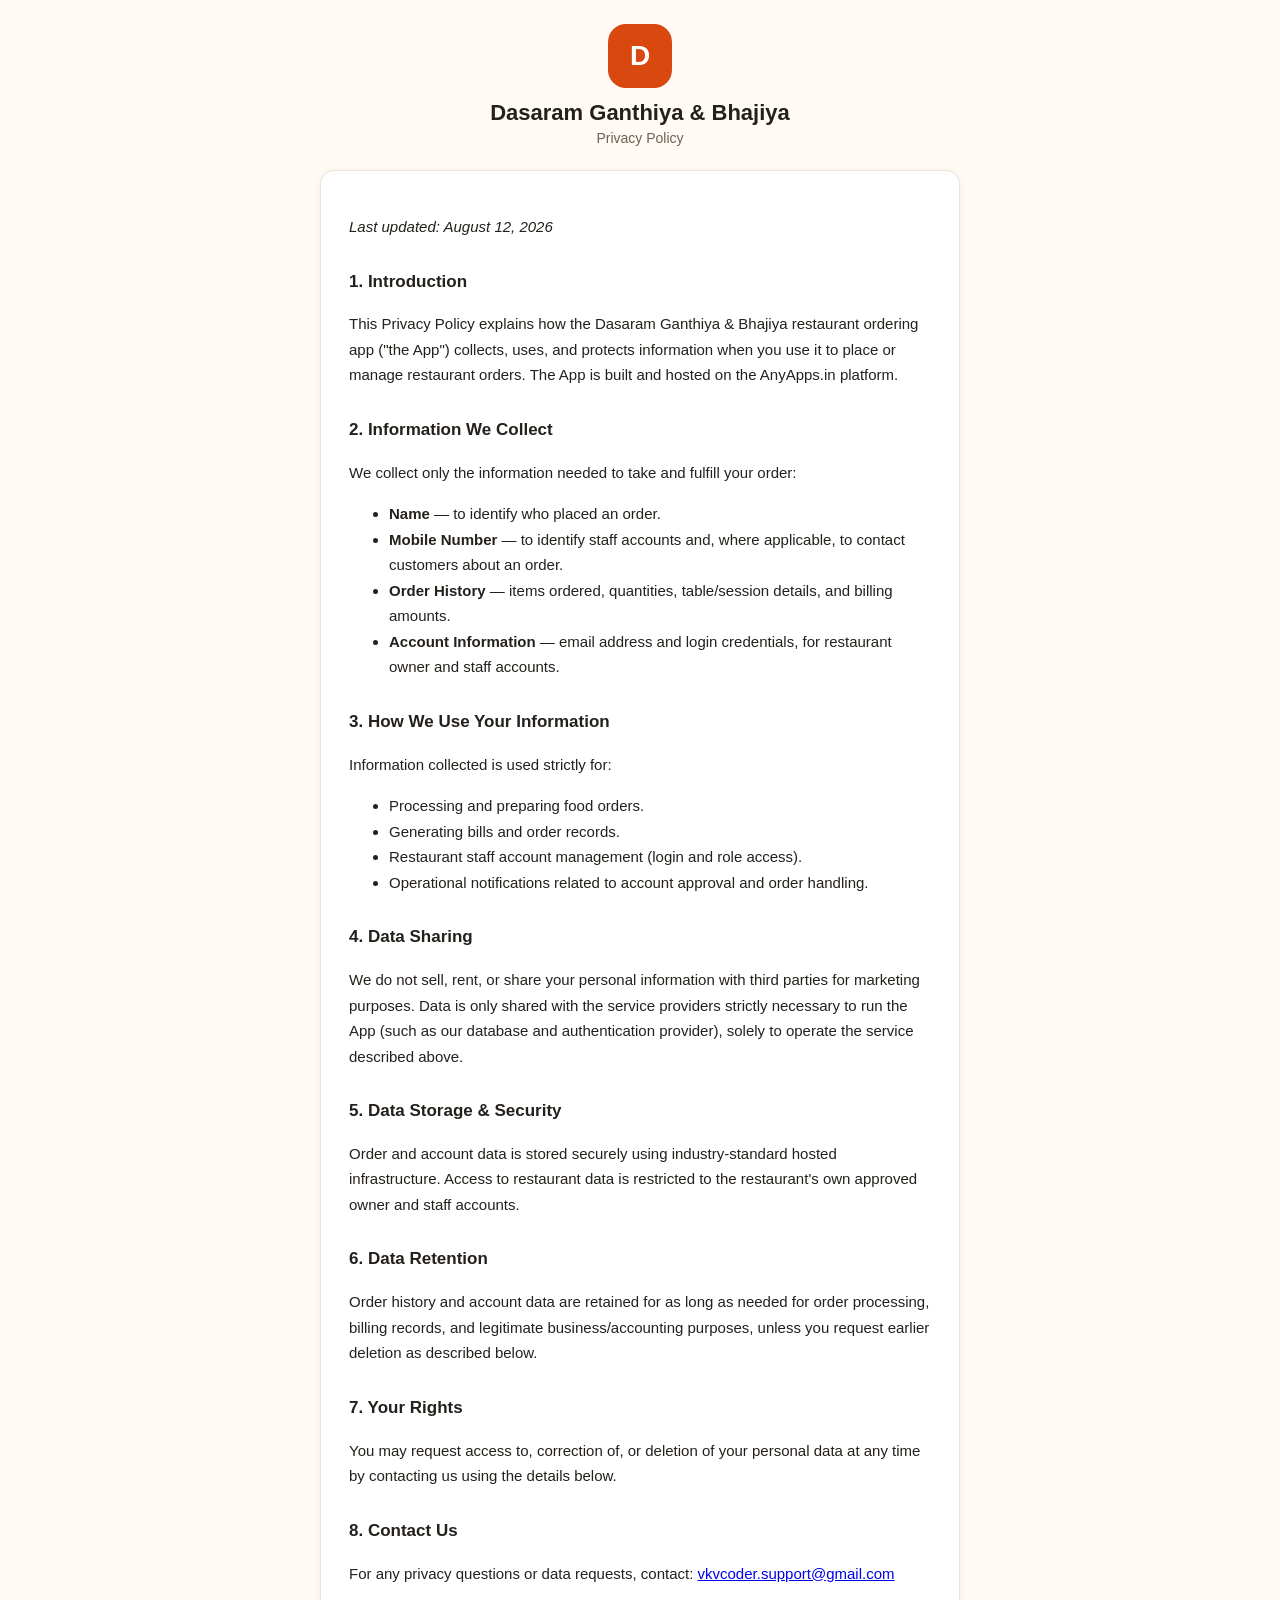
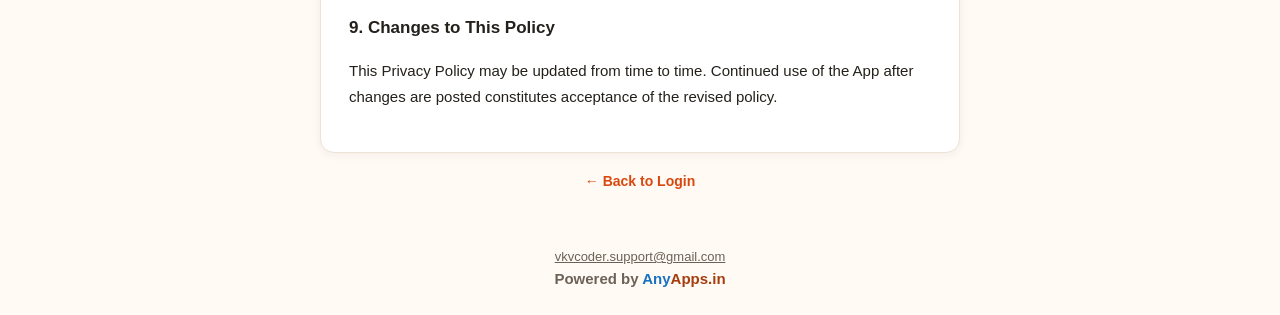
<file: privacy.html>
<!DOCTYPE html>
<html lang="en">
<head>
    <meta http-equiv="Content-Security-Policy" content="default-src 'self' https: data: blob:; script-src 'self' 'unsafe-inline' 'unsafe-eval' https:; style-src 'self' 'unsafe-inline' https:; img-src 'self' data: https: blob:; font-src 'self' data: https:; connect-src 'self' https: wss:; frame-ancestors 'none'; base-uri 'self'; object-src 'none';">
    <meta http-equiv="Referrer-Policy" content="strict-origin-when-cross-origin">

<meta charset="UTF-8">
<meta name="viewport" content="width=device-width, initial-scale=1, maximum-scale=1">
<title>Dasaram Ganthiya & Bhajiya - Privacy Policy</title>
<link rel="manifest" href="./manifest.json">
<link rel="icon" href="./icons/icon.svg" type="image/svg+xml">
<meta name="theme-color" content="#d9480f">
<link rel="stylesheet" href="./css/style.css">
</head>
<body>

<div class="page">

  <div class="brand-header">
    <div class="logo-mark">D</div>
    <h1>Dasaram Ganthiya & Bhajiya</h1>
    <p class="tagline">Privacy Policy</p>
  </div>

  <div class="policy-content">
    <p><em>Last updated: August 12, 2026</em></p>

    <h2>1. Introduction</h2>
    <p>This Privacy Policy explains how the Dasaram Ganthiya & Bhajiya restaurant ordering app ("the App") collects, uses, and protects information when you use it to place or manage restaurant orders. The App is built and hosted on the AnyApps.in platform.</p>

    <h2>2. Information We Collect</h2>
    <p>We collect only the information needed to take and fulfill your order:</p>
    <ul>
      <li><strong>Name</strong> &mdash; to identify who placed an order.</li>
      <li><strong>Mobile Number</strong> &mdash; to identify staff accounts and, where applicable, to contact customers about an order.</li>
      <li><strong>Order History</strong> &mdash; items ordered, quantities, table/session details, and billing amounts.</li>
      <li><strong>Account Information</strong> &mdash; email address and login credentials, for restaurant owner and staff accounts.</li>
    </ul>

    <h2>3. How We Use Your Information</h2>
    <p>Information collected is used strictly for:</p>
    <ul>
      <li>Processing and preparing food orders.</li>
      <li>Generating bills and order records.</li>
      <li>Restaurant staff account management (login and role access).</li>
      <li>Operational notifications related to account approval and order handling.</li>
    </ul>

    <h2>4. Data Sharing</h2>
    <p>We do not sell, rent, or share your personal information with third parties for marketing purposes. Data is only shared with the service providers strictly necessary to run the App (such as our database and authentication provider), solely to operate the service described above.</p>

    <h2>5. Data Storage &amp; Security</h2>
    <p>Order and account data is stored securely using industry-standard hosted infrastructure. Access to restaurant data is restricted to the restaurant's own approved owner and staff accounts.</p>

    <h2>6. Data Retention</h2>
    <p>Order history and account data are retained for as long as needed for order processing, billing records, and legitimate business/accounting purposes, unless you request earlier deletion as described below.</p>

    <h2>7. Your Rights</h2>
    <p>You may request access to, correction of, or deletion of your personal data at any time by contacting us using the details below.</p>

    <h2>8. Contact Us</h2>
    <p>For any privacy questions or data requests, contact: <a href="mailto:vkvcoder.support@gmail.com">vkvcoder.support@gmail.com</a></p>

    <h2>9. Changes to This Policy</h2>
    <p>This Privacy Policy may be updated from time to time. Continued use of the App after changes are posted constitutes acceptance of the revised policy.</p>
  </div>

  <div class="links" style="margin-top:20px;">
    <a href="index.html">&larr; Back to Login</a>
  </div>

</div>

<footer class="site-footer">
  <div><a href="mailto:vkvcoder.support@gmail.com">vkvcoder.support@gmail.com</a></div>
  <div class="powered-by">Powered by <span class="brand-any">Any</span><span class="brand-apps">Apps.in</span></div>
</footer>

</body>
</html>
</file>
<file: css/style.css>
:root {
  --brand: #d9480f;
  --brand-dark: #a53d0e;
  --brand-light: #fff4e8;
  --ink: #24201c;
  --muted: #6b6258;
  --border: #ece2d6;
  --bg: #fffaf4;
  --success: #2b8a3e;
  --success-bg: #ebfbee;
  --warn: #e8590c;
  --warn-bg: #fff4e6;
  --danger: #c92a2a;
  --danger-bg: #fff0f0;
  --brand-blue: #1971c2;
  --radius: 14px;
  --shadow: 0 2px 10px rgba(36, 32, 28, 0.06);
}

* { box-sizing: border-box; }

html, body {
  margin: 0;
  padding: 0;
  background: var(--bg);
  color: var(--ink);
  font-family: -apple-system, BlinkMacSystemFont, "Segoe UI", Roboto, Helvetica, Arial, sans-serif;
  -webkit-tap-highlight-color: transparent;
}

body {
  min-height: 100vh;
  display: flex;
  flex-direction: column;
}

.page {
  flex: 1;
  display: flex;
  flex-direction: column;
  align-items: center;
  padding: 24px 16px 40px;
  width: 100%;
}

.brand-header {
  width: 100%;
  max-width: 420px;
  text-align: center;
  margin-bottom: 24px;
}

.brand-header .logo-mark {
  width: 64px;
  height: 64px;
  margin: 0 auto 12px;
  border-radius: 18px;
  background: var(--brand);
  color: #fff;
  font-size: 28px;
  font-weight: 700;
  display: flex;
  align-items: center;
  justify-content: center;
}

.brand-header h1 {
  font-size: 22px;
  margin: 0 0 4px;
  color: var(--ink);
}

.brand-title {
  margin: 0 0 4px;
  line-height: 1.2;
}

.brand-title-main {
  display: block;
  font-family: Georgia, 'Times New Roman', serif;
  font-weight: 800;
  font-size: 27px;
  letter-spacing: 1.5px;
  color: #1d4d3a;
}

.brand-title-sub {
  display: block;
  font-size: 15px;
  font-weight: 600;
  color: #1d4d3a;
  margin-top: 2px;
}

.btn-tan {
  width: auto;
  padding: 10px 16px;
  min-height: auto;
  margin-bottom: 12px;
  background: #d9b382;
  color: #4a3418;
  font-weight: 700;
  border: 1px solid #c49a63;
}

.btn-tan:active {
  background: #c49a63;
}

.modal-overlay {
  position: fixed;
  inset: 0;
  background: rgba(36, 32, 28, 0.55);
  display: flex;
  align-items: center;
  justify-content: center;
  padding: 16px;
  z-index: 100;
}

.modal-card {
  width: 100%;
  max-width: 380px;
  margin: 0;
}

.top-total-bar {
  position: sticky;
  top: 0;
  width: 100%;
  max-width: 420px;
  background: var(--success);
  color: #fff;
  border-radius: var(--radius);
  padding: 10px 18px;
  text-align: center;
  font-size: 22px;
  font-weight: 800;
  box-shadow: 0 4px 16px rgba(0,0,0,0.12);
  margin-bottom: 14px;
  z-index: 20;
}

.brand-header p.tagline {
  margin: 0;
  color: var(--muted);
  font-size: 14px;
}

.card {
  width: 100%;
  max-width: 420px;
  background: #fff;
  border: 1px solid var(--border);
  border-radius: var(--radius);
  box-shadow: var(--shadow);
  padding: 24px;
}

.card h2 {
  margin: 0 0 18px;
  font-size: 18px;
  color: var(--ink);
}

label {
  display: block;
  font-size: 14px;
  font-weight: 600;
  margin: 16px 0 6px;
  color: var(--ink);
}

label:first-of-type { margin-top: 0; }

input[type="text"],
input[type="email"],
input[type="password"],
input[type="tel"],
select {
  width: 100%;
  padding: 14px;
  font-size: 16px;
  border: 1.5px solid var(--border);
  border-radius: 10px;
  background: #fff;
  color: var(--ink);
  font-family: inherit;
}

input:focus, select:focus {
  outline: none;
  border-color: var(--brand);
}

button, .btn {
  display: inline-flex;
  align-items: center;
  justify-content: center;
  width: 100%;
  padding: 15px 18px;
  font-size: 16px;
  font-weight: 700;
  border-radius: 10px;
  border: none;
  cursor: pointer;
  text-decoration: none;
  min-height: 50px;
  font-family: inherit;
}

.btn-primary {
  background: var(--brand);
  color: #fff;
  margin-top: 22px;
}

.btn-primary:active { background: var(--brand-dark); }

.btn-secondary {
  background: var(--brand-light);
  color: var(--brand-dark);
  margin-top: 12px;
}

.btn-outline {
  background: #fff;
  color: var(--ink);
  border: 1.5px solid var(--border);
  margin-top: 12px;
}

.btn-danger {
  background: var(--danger-bg);
  color: var(--danger);
}

button:disabled {
  opacity: 0.6;
  cursor: not-allowed;
}

.links {
  margin-top: 18px;
  text-align: center;
  font-size: 14px;
}

.links a {
  color: var(--brand);
  text-decoration: none;
  font-weight: 600;
}

.links a:hover { text-decoration: underline; }

.divider {
  border: none;
  border-top: 1px solid var(--border);
  margin: 18px 0;
}

.msg {
  border-radius: 10px;
  padding: 14px;
  font-size: 14px;
  margin-top: 16px;
  line-height: 1.5;
  display: none;
}

.msg.show { display: block; }

.msg-error { background: var(--danger-bg); color: var(--danger); }
.msg-success { background: var(--success-bg); color: var(--success); }
.msg-warn { background: var(--warn-bg); color: var(--warn); }
.msg-info { background: var(--brand-light); color: var(--brand-dark); }

footer.site-footer {
  width: 100%;
  text-align: center;
  padding: 20px 16px 28px;
  font-size: 13px;
  color: var(--muted);
}

/* Pinned to the bottom of the screen (order.html only) to mirror .top-total-bar's
   sticky-to-top behavior — see body.has-fixed-footer below for the space it reserves. */
footer.site-footer.footer-fixed {
  position: fixed;
  left: 0;
  right: 0;
  bottom: 0;
  background: var(--bg);
  border-top: 1px solid var(--border);
  padding: 6px 16px calc(6px + env(safe-area-inset-bottom, 0px));
  font-size: 11px;
  z-index: 25;
}

footer.site-footer.footer-fixed .powered-by {
  margin-top: 2px;
}

body.has-fixed-footer .page {
  padding-bottom: calc(90px + env(safe-area-inset-bottom, 0px));
}

body.has-fixed-footer .cart-bar {
  bottom: calc(50px + env(safe-area-inset-bottom, 0px));
}

footer.site-footer a {
  color: var(--muted);
  text-decoration: underline;
}

footer.site-footer .powered-by {
  margin-top: 6px;
  font-weight: 700;
  font-size: 15px;
}

footer.site-footer .powered-by .brand-any {
  color: var(--brand-blue);
}

footer.site-footer .powered-by .brand-apps {
  color: var(--brand-dark);
}

.hub-grid {
  width: 100%;
  max-width: 420px;
  display: grid;
  grid-template-columns: 1fr;
  gap: 14px;
}

.hub-tile {
  display: block;
  background: #fff;
  border: 1px solid var(--border);
  border-radius: var(--radius);
  padding: 20px;
  text-decoration: none;
  color: var(--ink);
  box-shadow: var(--shadow);
}

.hub-tile .hub-icon {
  font-size: 26px;
  margin-bottom: 6px;
  display: block;
}

.hub-tile h3 {
  margin: 0 0 4px;
  font-size: 16px;
}

.hub-tile p {
  margin: 0;
  font-size: 13px;
  color: var(--muted);
}

.hub-tile.disabled {
  opacity: 0.55;
}

.hub-tile .badge {
  display: inline-block;
  margin-top: 8px;
  font-size: 11px;
  font-weight: 700;
  text-transform: uppercase;
  letter-spacing: 0.03em;
  background: var(--brand-light);
  color: var(--brand-dark);
  padding: 3px 8px;
  border-radius: 999px;
}

.top-bar {
  width: 100%;
  max-width: 420px;
  display: flex;
  align-items: center;
  justify-content: space-between;
  margin-bottom: 18px;
}

.top-bar h1 {
  font-size: 18px;
  margin: 0;
}

.icon-btn {
  background: transparent;
  border: none;
  color: var(--muted);
  font-size: 14px;
  text-decoration: underline;
  width: auto;
  padding: 8px;
  min-height: auto;
}

.staff-list {
  width: 100%;
  max-width: 420px;
  margin-bottom: 20px;
}

.staff-row {
  background: #fff;
  border: 1px solid var(--border);
  border-radius: var(--radius);
  padding: 14px 16px;
  display: flex;
  align-items: center;
  justify-content: space-between;
  margin-bottom: 10px;
  box-shadow: var(--shadow);
}

.staff-row .info h4 {
  margin: 0 0 3px;
  font-size: 15px;
}

.staff-row .info p {
  margin: 0;
  font-size: 13px;
  color: var(--muted);
}

.staff-row .role-pill {
  display: inline-block;
  font-size: 11px;
  font-weight: 700;
  text-transform: uppercase;
  padding: 2px 8px;
  border-radius: 999px;
  background: var(--brand-light);
  color: var(--brand-dark);
  margin-top: 4px;
}

.toggle-switch {
  position: relative;
  display: inline-block;
  width: 46px;
  height: 26px;
  flex-shrink: 0;
}

.toggle-switch input { display: none; }

.toggle-slider {
  position: absolute;
  cursor: pointer;
  inset: 0;
  background: #d7cfc4;
  border-radius: 999px;
  transition: 0.2s;
}

.toggle-slider::before {
  content: "";
  position: absolute;
  width: 20px;
  height: 20px;
  left: 3px;
  top: 3px;
  background: #fff;
  border-radius: 50%;
  transition: 0.2s;
}

.toggle-switch input:checked + .toggle-slider {
  background: var(--success);
}

.toggle-switch input:checked + .toggle-slider::before {
  transform: translateX(20px);
}

.empty-state {
  text-align: center;
  color: var(--muted);
  font-size: 14px;
  padding: 20px 0;
}

.placeholder-page {
  text-align: center;
  max-width: 420px;
}

.placeholder-page .big-icon {
  font-size: 48px;
  margin-bottom: 12px;
}

.policy-content {
  max-width: 640px;
  width: 100%;
  background: #fff;
  border: 1px solid var(--border);
  border-radius: var(--radius);
  box-shadow: var(--shadow);
  padding: 28px;
  line-height: 1.7;
}

.policy-content h2 {
  margin-top: 28px;
  font-size: 17px;
}

.policy-content h2:first-child { margin-top: 0; }

.policy-content p, .policy-content li { color: var(--ink); font-size: 15px; }

.spinner {
  display: inline-block;
  width: 16px;
  height: 16px;
  border: 2px solid rgba(255,255,255,0.5);
  border-top-color: #fff;
  border-radius: 50%;
  animation: spin 0.7s linear infinite;
  margin-right: 8px;
  vertical-align: -2px;
}

@keyframes spin { to { transform: rotate(360deg); } }

@media (min-width: 480px) {
  .hub-grid { grid-template-columns: 1fr 1fr; }
}

.menu-item-row {
  background: #fff;
  border: 1px solid var(--border);
  border-radius: var(--radius);
  padding: 14px 16px;
  display: flex;
  align-items: center;
  justify-content: space-between;
  margin-bottom: 10px;
  box-shadow: var(--shadow);
}

.menu-item-row .info h4 {
  margin: 0 0 3px;
  font-size: 15px;
}

.menu-item-row .info p {
  margin: 0;
  font-size: 13px;
  color: var(--muted);
}

.menu-category-header {
  font-size: 15px;
  font-weight: 800;
  color: var(--brand-dark);
  margin: 18px 0 8px;
  padding-bottom: 6px;
  border-bottom: 2px solid var(--brand-light);
}

.menu-category-header:first-child {
  margin-top: 0;
}

.menu-grid {
  display: grid;
  grid-template-columns: 1fr 1fr;
  gap: 10px;
  margin-bottom: 4px;
}

.menu-card {
  background: #fff;
  border: 1px solid var(--border);
  border-radius: var(--radius);
  padding: 10px;
  box-shadow: var(--shadow);
  display: flex;
  flex-direction: column;
  gap: 8px;
}

.menu-card .info h4 {
  margin: 0;
  font-size: 13px;
  line-height: 1.3;
}

.menu-card .info p {
  margin: 3px 0 0;
  font-size: 12px;
  color: var(--muted);
}

.menu-card .qty-stepper {
  justify-content: center;
  gap: 6px;
}

.menu-card .qty-stepper button {
  width: 30px;
  height: 30px;
  min-height: 30px;
  font-size: 16px;
}

.qty-stepper {
  display: flex;
  align-items: center;
  gap: 10px;
  flex-shrink: 0;
}

.qty-stepper button {
  width: 36px;
  height: 36px;
  min-height: 36px;
  border-radius: 8px;
  font-size: 18px;
  font-weight: 700;
  background: var(--brand-light);
  color: var(--brand-dark);
  padding: 0;
}

.qty-stepper .qty-value {
  min-width: 20px;
  text-align: center;
  font-weight: 700;
  font-size: 15px;
}

.cart-bar {
  position: sticky;
  bottom: 0;
  width: 100%;
  max-width: 420px;
  background: var(--brand);
  color: #fff;
  border-radius: var(--radius);
  padding: 14px 18px;
  display: flex;
  align-items: center;
  justify-content: space-between;
  box-shadow: 0 -4px 16px rgba(0,0,0,0.12);
  margin-top: 8px;
}

.cart-bar .cart-total {
  font-weight: 700;
  font-size: 16px;
}

.cart-bar button {
  width: auto;
  min-height: 40px;
  padding: 10px 18px;
  background: #fff;
  color: var(--brand-dark);
  font-weight: 700;
}

.bill-table {
  width: 100%;
  border-collapse: collapse;
  margin: 12px 0;
}

.bill-table th, .bill-table td {
  text-align: left;
  padding: 8px 4px;
  font-size: 14px;
  border-bottom: 1px solid var(--border);
}

.bill-table th {
  color: var(--muted);
  font-weight: 600;
  font-size: 12px;
  text-transform: uppercase;
}

.bill-table td.num, .bill-table th.num { text-align: right; }

.bill-total-row td {
  font-weight: 700;
  font-size: 16px;
  border-bottom: none;
  border-top: 2px solid var(--ink);
}

.upi-pay-btn {
  background: #0f9d58;
  color: #fff;
  margin-top: 18px;
}

.qr-wrap {
  display: flex;
  justify-content: center;
  margin: 18px 0;
  padding: 16px;
  background: #fff;
  border: 1px solid var(--border);
  border-radius: var(--radius);
}

.qr-wrap canvas { max-width: 100%; height: auto; }

.waiting-spinner {
  width: 40px;
  height: 40px;
  border: 4px solid var(--brand-light);
  border-top-color: var(--brand);
  border-radius: 50%;
  animation: spin 0.8s linear infinite;
  margin: 20px auto;
}

.center-text { text-align: center; }

.section-title {
  width: 100%;
  max-width: 420px;
  font-size: 15px;
  font-weight: 700;
  color: var(--ink);
  margin: 22px 0 10px;
}

.section-title:first-of-type { margin-top: 0; }

.order-card {
  width: 100%;
  max-width: 420px;
  background: #fff;
  border: 1px solid var(--border);
  border-radius: var(--radius);
  padding: 14px 16px;
  margin-bottom: 10px;
  box-shadow: var(--shadow);
}

.order-card .order-head {
  display: flex;
  align-items: center;
  justify-content: space-between;
  margin-bottom: 6px;
}

.order-card .order-head h4 { margin: 0; font-size: 15px; }
.order-card .order-head .order-total { font-weight: 700; color: var(--brand-dark); }

.order-card .order-items {
  font-size: 13px;
  color: var(--muted);
  margin: 0 0 10px;
}

.order-actions {
  display: flex;
  gap: 8px;
}

.order-actions button {
  flex: 1;
  min-height: 42px;
  font-size: 13px;
  padding: 8px 10px;
}

.btn-approve-upi { background: #0f9d58; color: #fff; }
.btn-approve-cash { background: var(--brand); color: #fff; }
.btn-cancel-order { background: var(--danger-bg); color: var(--danger); }
.btn-send-bill { background: #25D366; color: #fff; }

.qr-grid {
  width: 100%;
  max-width: 420px;
  display: grid;
  grid-template-columns: 1fr 1fr;
  gap: 12px;
}

.qr-card {
  background: #fff;
  border: 1px solid var(--border);
  border-radius: 10px;
  padding: 10px;
  text-align: center;
}

.qr-card canvas { max-width: 100%; height: auto; }
.qr-card p { margin: 6px 0 0; font-size: 12px; font-weight: 700; color: var(--ink); }

.ticket-card {
  width: 100%;
  max-width: 420px;
  background: #fff;
  border: 1px solid var(--border);
  border-radius: var(--radius);
  padding: 14px 16px;
  margin-bottom: 12px;
  box-shadow: var(--shadow);
}

.ticket-card.is-new {
  border-color: var(--brand);
  box-shadow: 0 0 0 3px var(--brand-light);
}

.ticket-card .ticket-head {
  display: flex;
  align-items: center;
  justify-content: space-between;
  margin-bottom: 8px;
  padding-bottom: 8px;
  border-bottom: 1px solid var(--border);
}

.ticket-card .ticket-head h4 { margin: 0; font-size: 16px; }
.ticket-card .ticket-head .ticket-time { font-size: 12px; color: var(--muted); }

.status-pill {
  font-size: 10.5px;
  font-weight: 700;
  text-transform: uppercase;
  letter-spacing: 0.03em;
  padding: 3px 9px;
  border-radius: 999px;
  white-space: nowrap;
}

.status-pill.pending { background: var(--warn-bg); color: var(--warn); }
.status-pill.ready { background: var(--success-bg); color: var(--success); }
.status-pill.served { background: var(--border); color: var(--muted); }

.table-row {
  width: 100%;
  max-width: 420px;
  background: #fff;
  border: 1px solid var(--border);
  border-radius: var(--radius);
  margin-bottom: 12px;
  box-shadow: var(--shadow);
  overflow: hidden;
}

.table-row.is-new { border-color: var(--brand); box-shadow: 0 0 0 3px var(--brand-light); }

.table-row-header {
  width: 100%;
  display: flex;
  align-items: center;
  justify-content: space-between;
  gap: 10px;
  padding: 14px 16px;
  background: transparent;
  border: none;
  font-family: inherit;
  cursor: pointer;
  text-align: left;
}

.table-row-header .trh-left { display: flex; flex-direction: column; gap: 4px; }
.table-row-header h4 { margin: 0; font-size: 16px; color: var(--ink); }

.trh-summary { display: flex; gap: 6px; flex-wrap: wrap; }

.trh-chevron {
  font-size: 13px;
  color: var(--muted);
  transition: transform 0.15s;
  flex-shrink: 0;
}

.table-row.is-open .trh-chevron { transform: rotate(90deg); }

.table-row-body {
  display: none;
  padding: 0 16px 14px;
  border-top: 1px solid var(--border);
}

.table-row.is-open .table-row-body { display: block; padding-top: 10px; }

.item-status-row {
  display: flex;
  align-items: center;
  justify-content: space-between;
  padding: 8px 0;
}

.item-status-row + .item-status-row { border-top: 1px dashed var(--border); }

.item-status-row .item-name { font-size: 14px; font-weight: 600; color: var(--ink); }
.item-status-row .item-qty { color: var(--muted); font-weight: 400; }

.item-status-btn {
  border: none;
  font-family: inherit;
  min-height: 36px;
  padding: 8px 16px;
  font-size: 12.5px;
  font-weight: 700;
  border-radius: 999px;
  cursor: pointer;
  text-transform: uppercase;
  letter-spacing: 0.02em;
}

.item-status-btn.state-pending { background: var(--warn-bg); color: var(--warn); }
.item-status-btn.state-ready { background: var(--brand); color: #fff; }
.item-status-btn.state-served { background: var(--success-bg); color: var(--success); }

.item-status-btn:disabled { cursor: default; opacity: 1; }

.top-nav-strip {
  width: 100%;
  max-width: 420px;
  display: flex;
  gap: 6px;
  flex-wrap: wrap;
  margin-bottom: 14px;
}

.top-nav-strip a {
  font-size: 12px;
  font-weight: 600;
  color: var(--muted);
  background: #fff;
  border: 1px solid var(--border);
  padding: 6px 11px;
  border-radius: 999px;
  text-decoration: none;
}

.tab-strip {
  width: 100%;
  max-width: 420px;
  display: flex;
  gap: 6px;
  margin-bottom: 16px;
}

.tab-strip button {
  flex: 1;
  width: auto;
  min-height: 40px;
  padding: 9px 8px;
  font-size: 13px;
  font-weight: 700;
  background: #fff;
  border: 1.5px solid var(--border);
  color: var(--muted);
}

.tab-strip button.active {
  background: var(--brand);
  border-color: var(--brand);
  color: #fff;
}

.dense-row {
  width: 100%;
  max-width: 420px;
  display: flex;
  align-items: center;
  justify-content: space-between;
  gap: 10px;
  background: #fff;
  border: 1px solid var(--border);
  border-radius: 10px;
  padding: 10px 12px;
  margin-bottom: 8px;
}

.dense-row .dr-left { display: flex; align-items: baseline; gap: 10px; }
.dense-row .dr-table { font-size: 15px; font-weight: 700; color: var(--ink); }
.dense-row .dr-amount { font-size: 14px; font-weight: 700; color: var(--brand-dark); }

.dense-row .dr-actions { display: flex; gap: 6px; flex-shrink: 0; }

.dense-row .dr-actions button {
  width: auto;
  min-height: 34px;
  padding: 7px 11px;
  font-size: 12px;
  font-weight: 700;
  border-radius: 8px;
}

.duration-badge {
  font-size: 11.5px;
  font-weight: 700;
  padding: 3px 9px;
  border-radius: 999px;
  background: var(--success-bg);
  color: var(--success);
  white-space: nowrap;
}

.duration-badge.overdue {
  background: var(--danger-bg);
  color: var(--danger);
}

.assign-row {
  display: flex;
  align-items: center;
  justify-content: space-between;
  gap: 10px;
  padding: 10px 0;
  border-top: 1px solid var(--border);
  margin-top: 8px;
}

.assign-row label { margin: 0; font-size: 12.5px; font-weight: 600; color: var(--muted); }

.assign-row select {
  padding: 8px 10px;
  font-size: 13px;
  border: 1.5px solid var(--border);
  border-radius: 8px;
  background: #fff;
  color: var(--ink);
  font-family: inherit;
}

.ticket-item-row {
  display: flex;
  align-items: center;
  justify-content: space-between;
  padding: 8px 0;
}

.ticket-item-row + .ticket-item-row { border-top: 1px dashed var(--border); }

.ticket-item-row .item-name { font-size: 14px; font-weight: 600; }
.ticket-item-row .item-qty { color: var(--muted); font-weight: 400; }

.ticket-item-row button {
  width: auto;
  min-height: 38px;
  padding: 8px 16px;
  font-size: 13px;
  background: var(--brand);
  color: #fff;
}

.ticket-item-row button.served-btn { background: #0f9d58; }

.ticket-item-row button:disabled { background: var(--success); opacity: 1; }

.date-range-bar {
  width: 100%;
  max-width: 420px;
  margin-bottom: 18px;
}

.preset-row {
  display: flex;
  gap: 6px;
  flex-wrap: wrap;
  margin-bottom: 10px;
}

.preset-row button {
  width: auto;
  min-height: 36px;
  padding: 7px 12px;
  font-size: 12.5px;
  background: var(--brand-light);
  color: var(--brand-dark);
  font-weight: 600;
}

.preset-row button.active {
  background: var(--brand);
  color: #fff;
}

.custom-range-row {
  display: flex;
  gap: 8px;
  align-items: center;
}

.custom-range-row input[type="date"] {
  flex: 1;
  padding: 10px;
  font-size: 14px;
  border: 1.5px solid var(--border);
  border-radius: 10px;
}

.stat-grid {
  width: 100%;
  max-width: 420px;
  display: grid;
  grid-template-columns: 1fr 1fr;
  gap: 10px;
  margin-bottom: 20px;
}

.stat-tile {
  background: #fff;
  border: 1px solid var(--border);
  border-radius: var(--radius);
  padding: 14px;
  box-shadow: var(--shadow);
}

.stat-tile .stat-label {
  font-size: 12px;
  color: var(--muted);
  text-transform: uppercase;
  font-weight: 600;
  letter-spacing: 0.02em;
}

.stat-tile .stat-value {
  font-size: 20px;
  font-weight: 700;
  color: var(--ink);
  margin-top: 4px;
}

.stat-tile.wide { grid-column: 1 / -1; }

.report-table-wrap {
  width: 100%;
  max-width: 420px;
  overflow-x: auto;
  background: #fff;
  border: 1px solid var(--border);
  border-radius: var(--radius);
  box-shadow: var(--shadow);
  padding: 14px 16px;
  margin-bottom: 18px;
}
</file>
